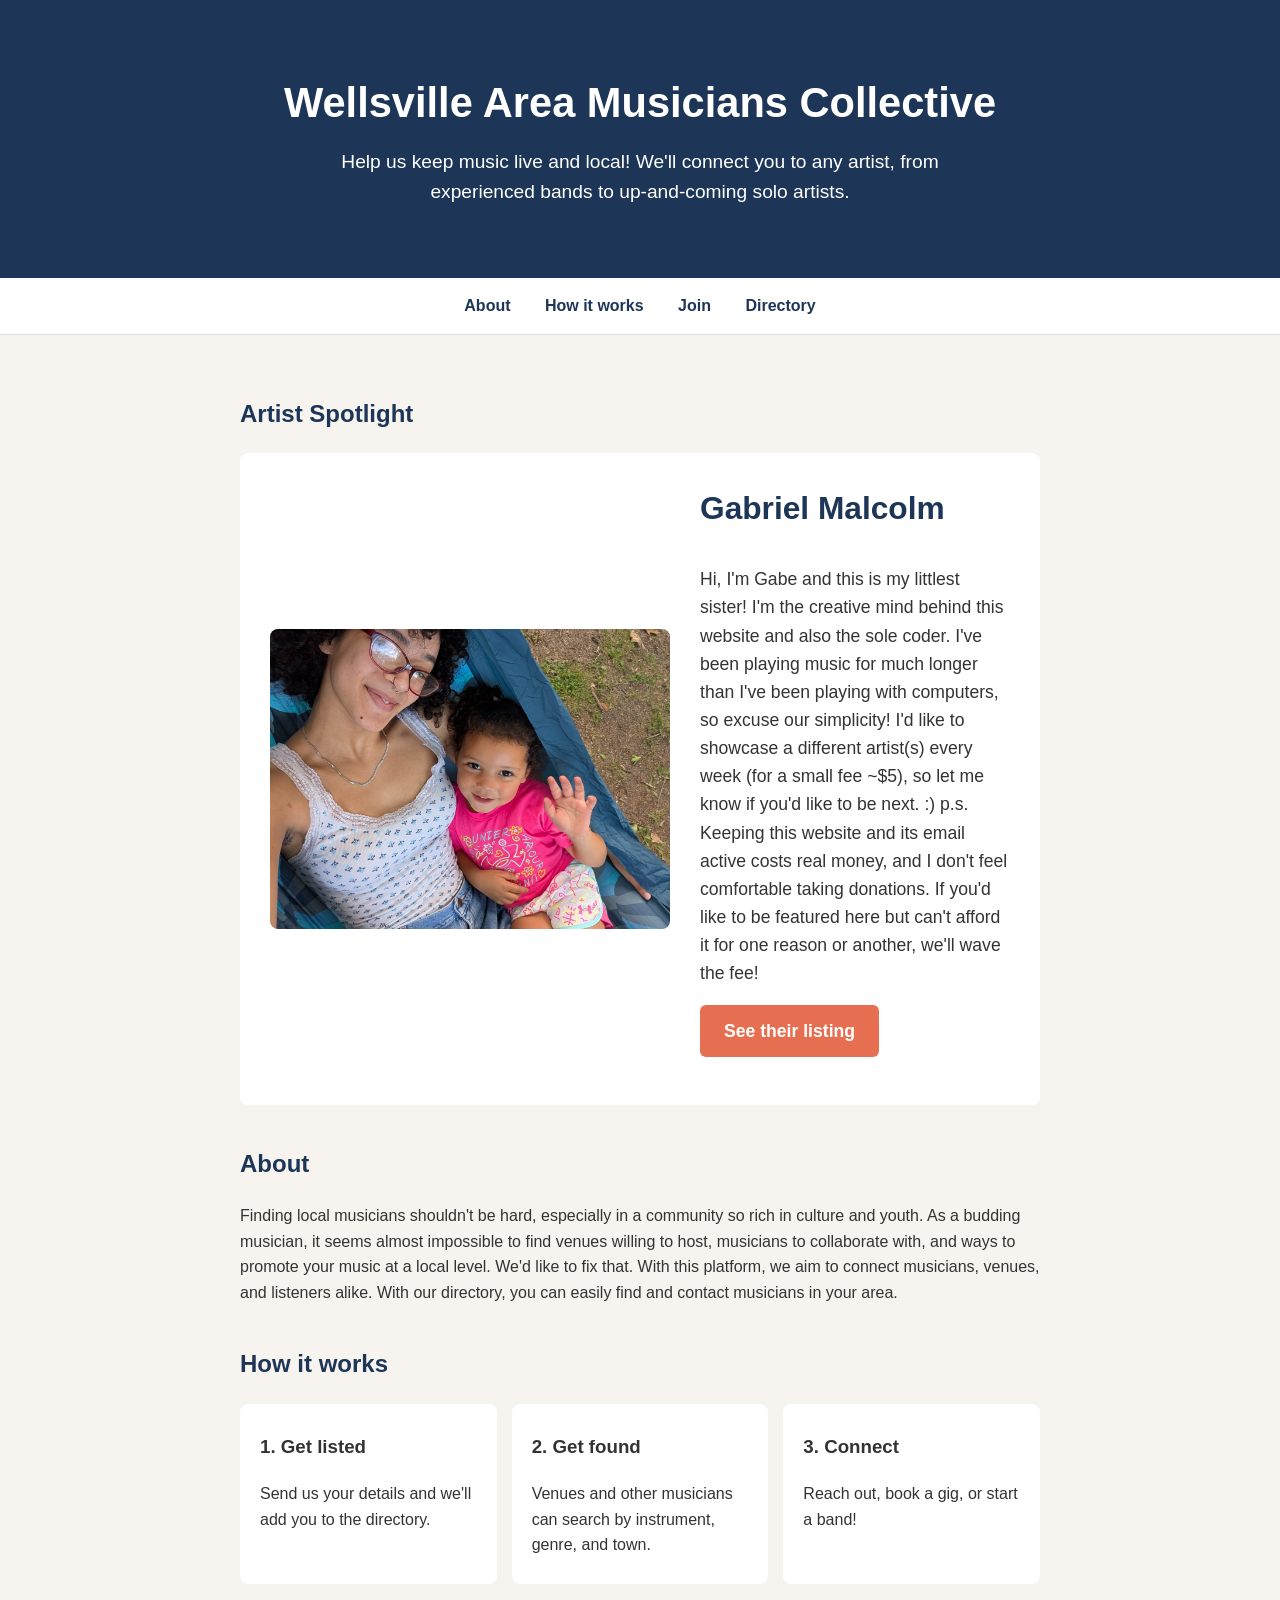
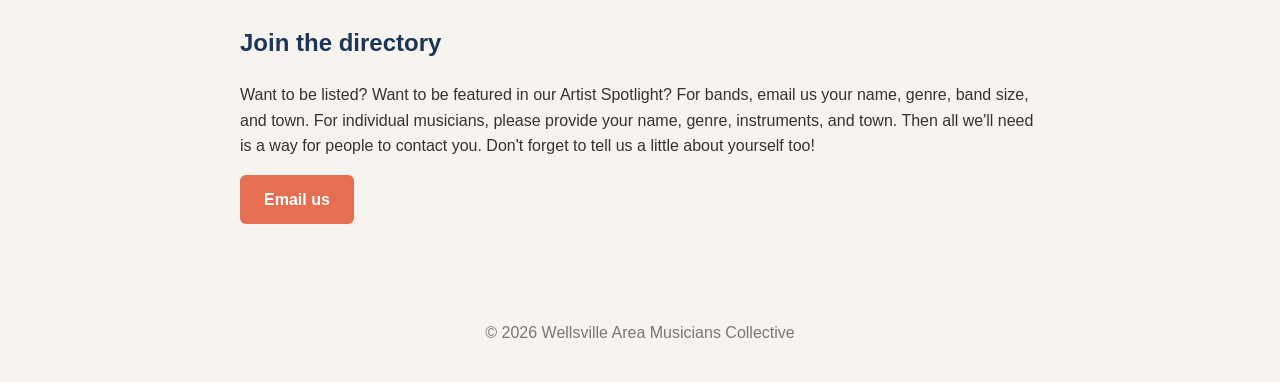
<file: index.html>
<!DOCTYPE html>
<html lang="en">
<head>
  <meta charset="UTF-8">
  <meta name="viewport" content="width=device-width, initial-scale=1">
  <title>Wellsville Area Musicians Collective</title>
  <link rel="stylesheet" href="style.css">
</head>
<body>

  <header class="hero">
    <h1>Wellsville Area Musicians Collective</h1>
    <p class="tagline">Help us keep music live and local! We'll connect you to any artist, from experienced bands to up-and-coming solo artists.</p>
  </header>

  <nav>
    <a href="#about">About</a>
    <a href="#how">How it works</a>
    <a href="#join">Join</a>
     <a href="directory.html">Directory</a>
  </nav>

  <main>
   <section id="spotlight">
      <h2>Artist Spotlight</h2>
      <div class="spotlight">
        <img src="gabe.spotlight.jpeg" alt="Photo of Gabriel Malcolm">
        <div class="spotlight-text">
          <h3>Gabriel Malcolm</h3>
          <p>Hi, I'm Gabe and this is my littlest sister! I'm the creative mind behind this website and also the sole coder. I've been playing music for much longer than I've been playing with computers, so excuse our simplicity! I'd like to showcase a different artist(s) every week (for a small fee ~$5), so let me know if you'd like to be next. :) p.s. Keeping this website and its email active costs real money, and I don't feel comfortable taking donations. If you'd like to be featured here but can't afford it for one reason or another, we'll wave the fee!</p>
          <p><a class="button" href="directory.html#Gabriel-Malcolm">See their listing</a></p>
        </div>
      </div>
    </section>

    <section id="about">
      <h2>About</h2>
      <p>Finding local musicians shouldn't be hard, especially in a community so rich in culture and youth. As a budding musician, it seems almost impossible to find venues willing to host, musicians to collaborate with, and ways to promote your music at a local level. We'd like to fix that. With this platform, we aim to connect musicians, venues, and listeners alike. With our directory, you can easily find and contact musicians in your area.</p>
    </section>

    <section id="how">
      <h2>How it works</h2>
      <div class="cards">
        <div class="card">
          <h3>1. Get listed</h3>
          <p>Send us your details and we'll add you to the directory.</p>
        </div>
        <div class="card">
          <h3>2. Get found</h3>
          <p>Venues and other musicians can search by instrument, genre, and town.</p>
        </div>
        <div class="card">
          <h3>3. Connect</h3>
          <p>Reach out, book a gig, or start a band!</p>
        </div>
      </div>
    </section>

    <section id="join">
      <h2>Join the directory</h2>
      <p>Want to be listed? Want to be featured in our Artist Spotlight? For bands, email us your name, genre, band size, and town. For individual musicians, please provide your name, genre, instruments, and town. Then all we'll need is a way for people to contact you. Don't forget to tell us a little about yourself too!</p>
      <p><a class="button" href="mailto:support@wamusicians.org">Email us</a></p>
    </section>

  </main>


  <footer>
    <p>&copy; 2026 Wellsville Area Musicians Collective</p>
  </footer>

</body>
</html>
</file>
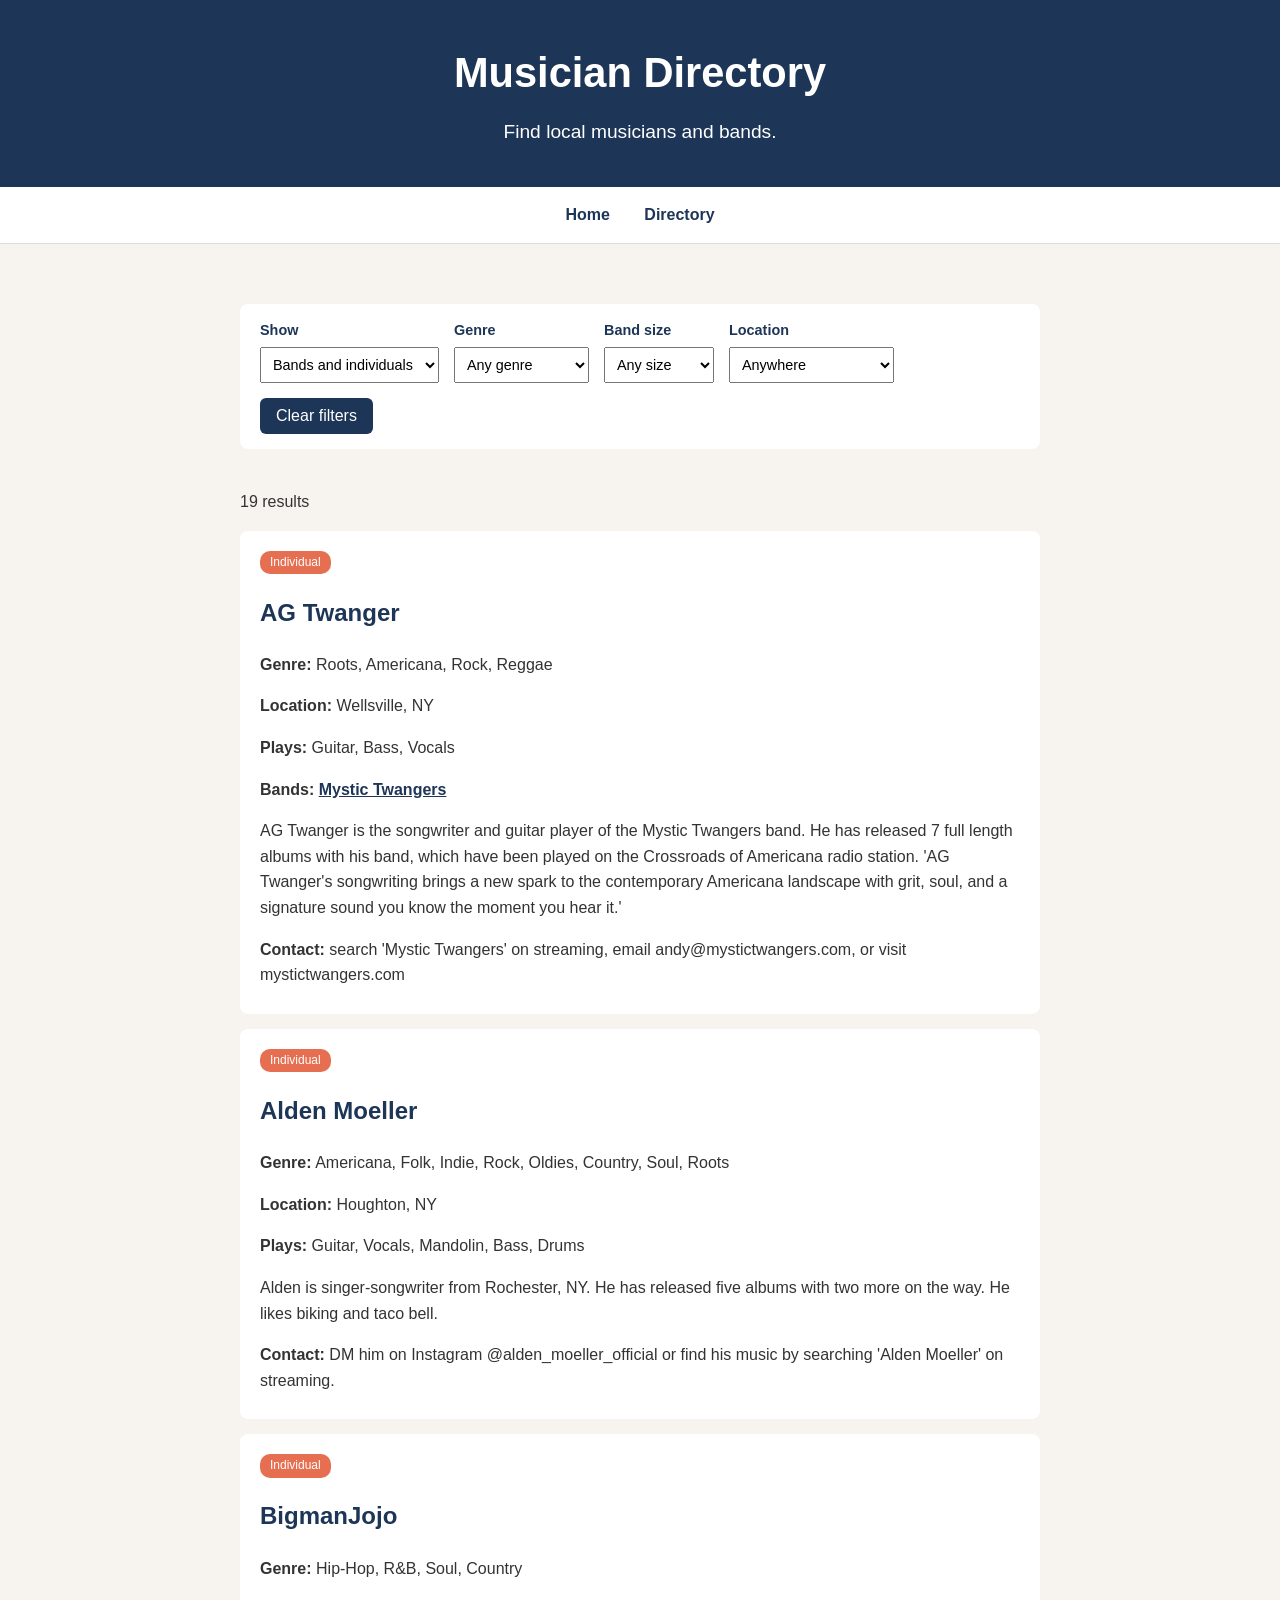
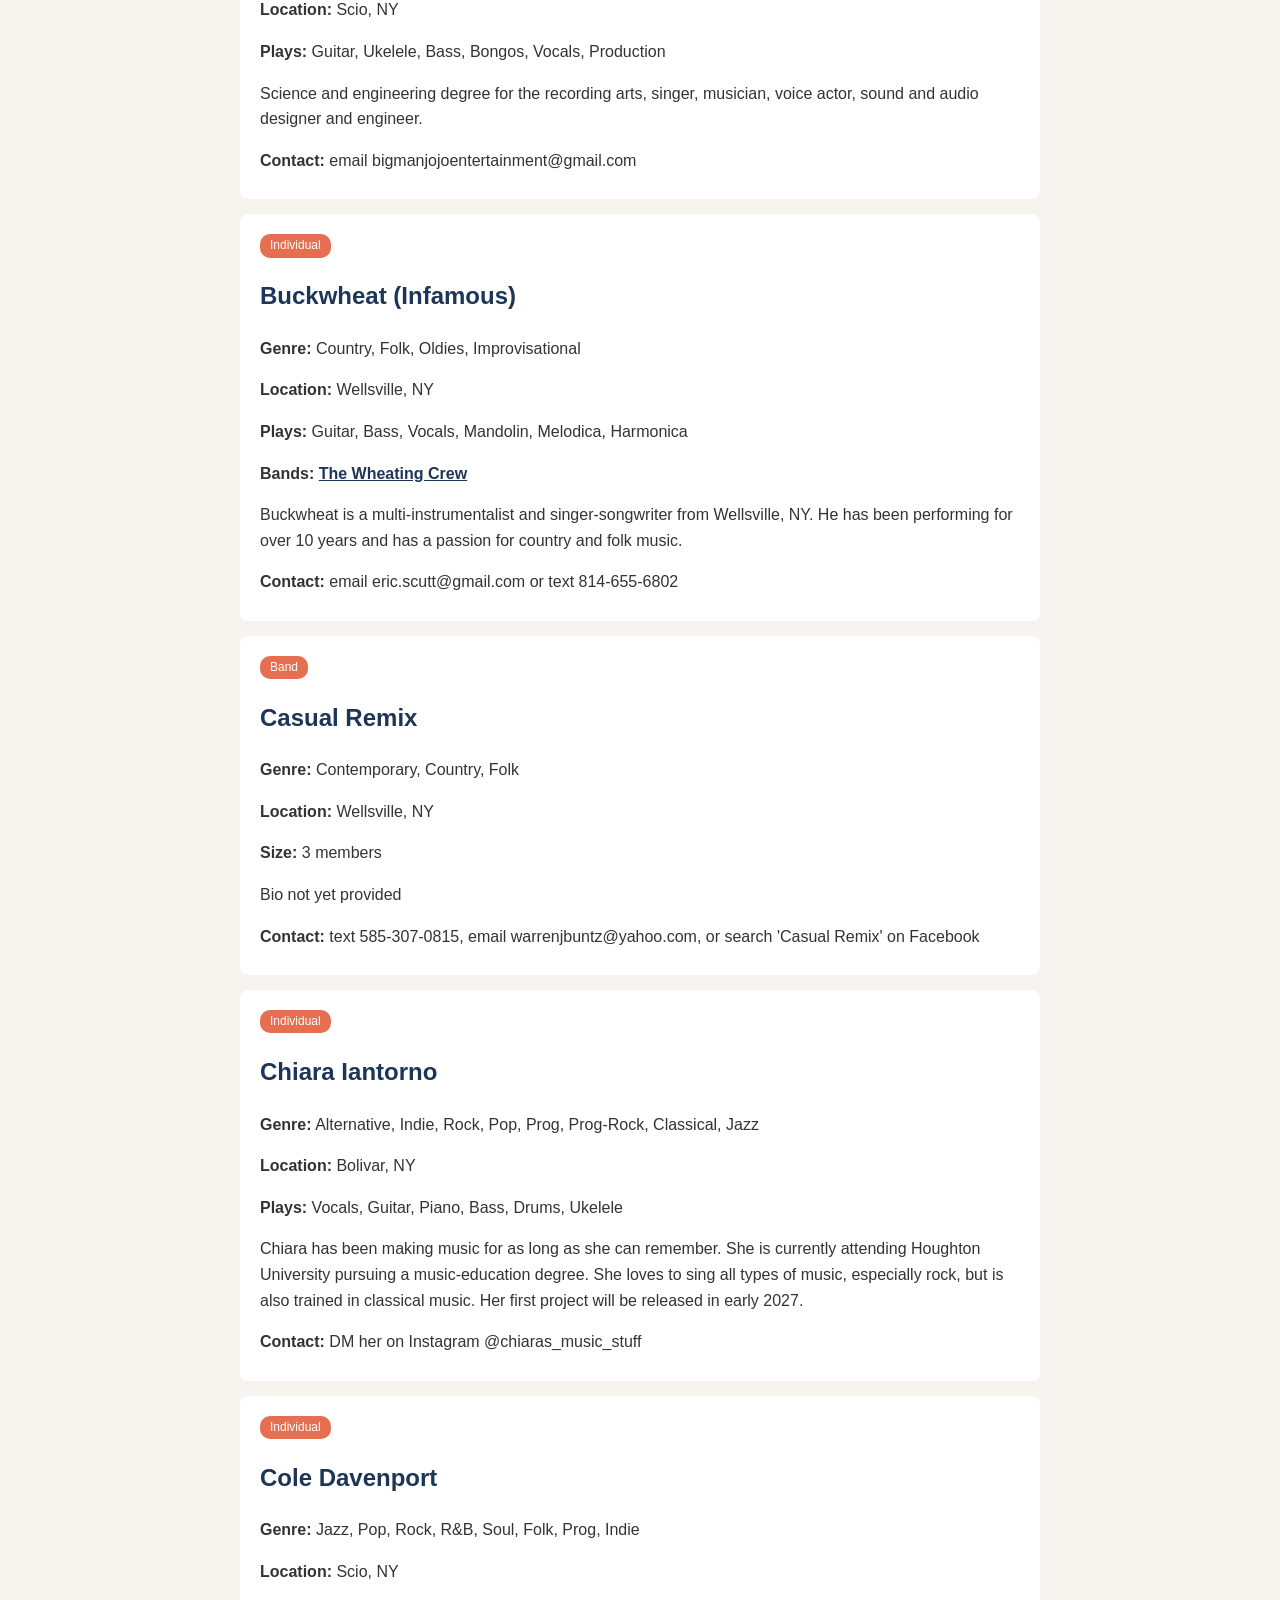
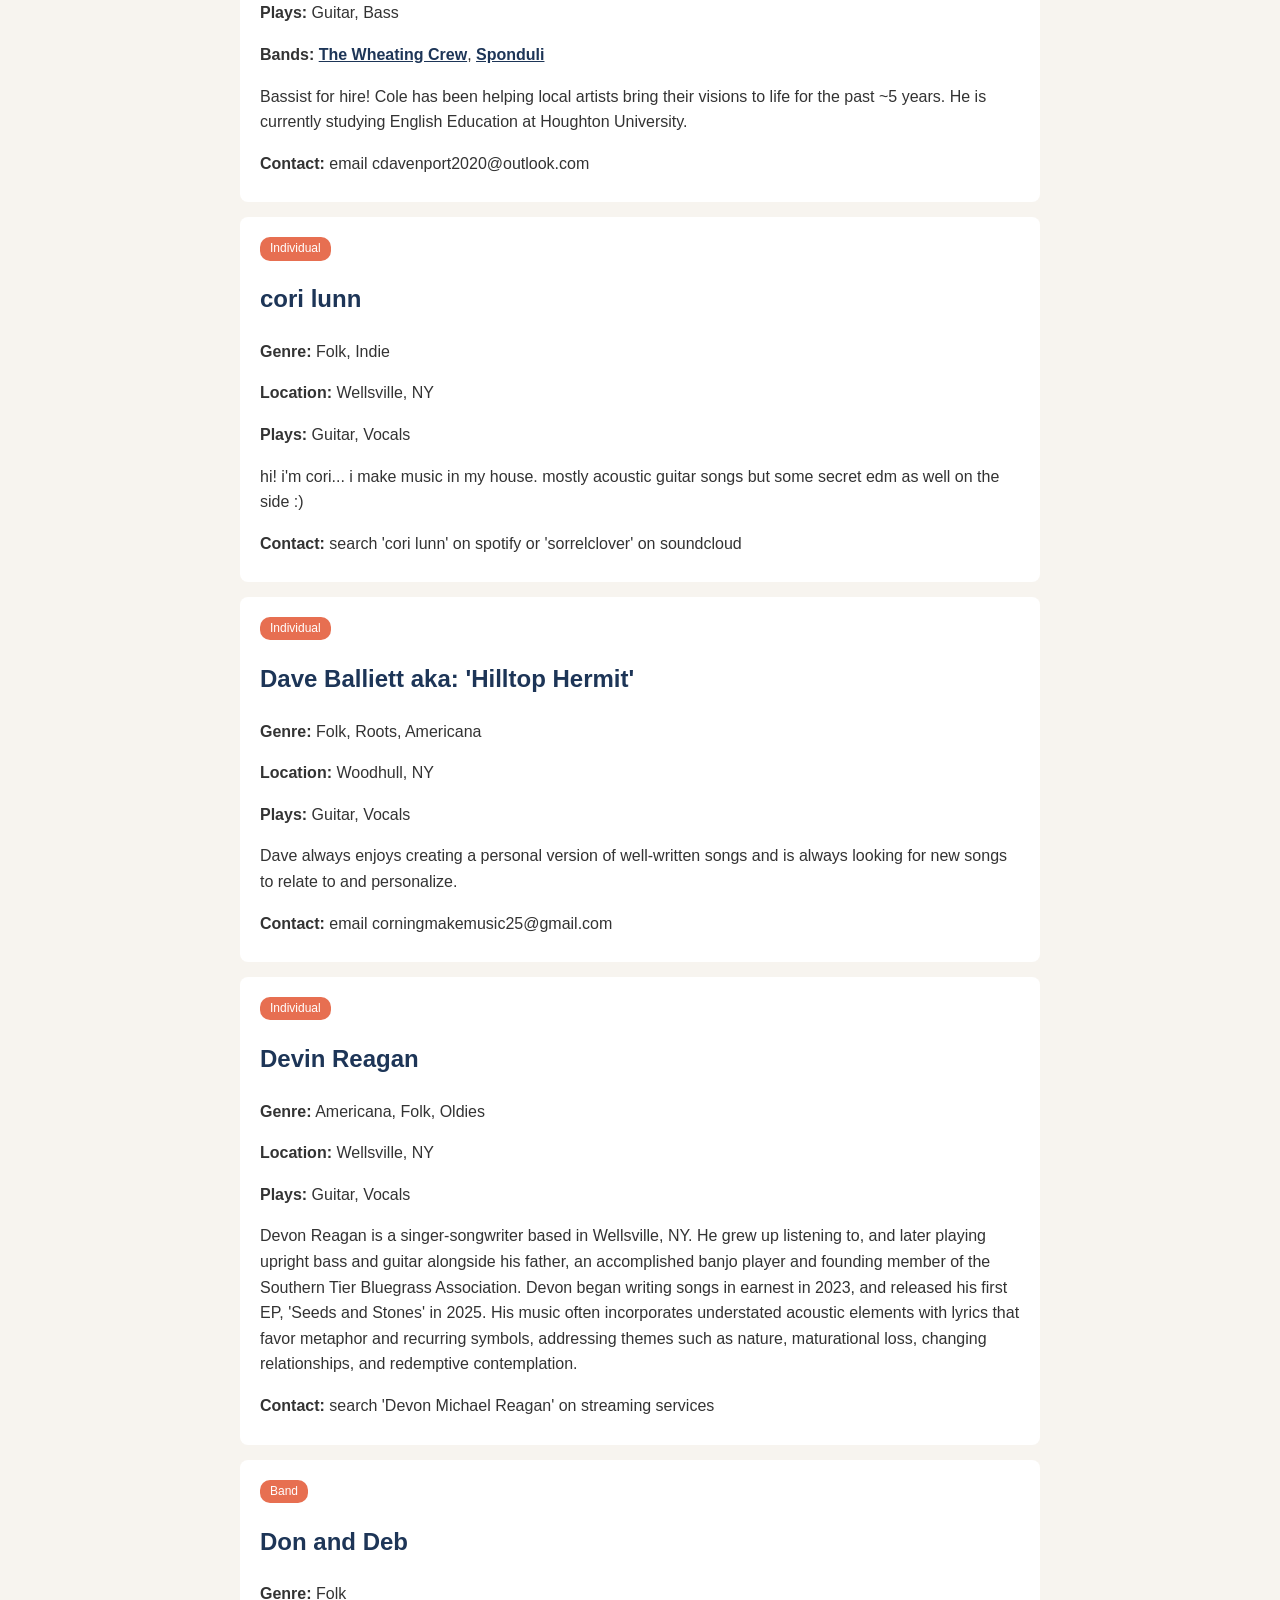
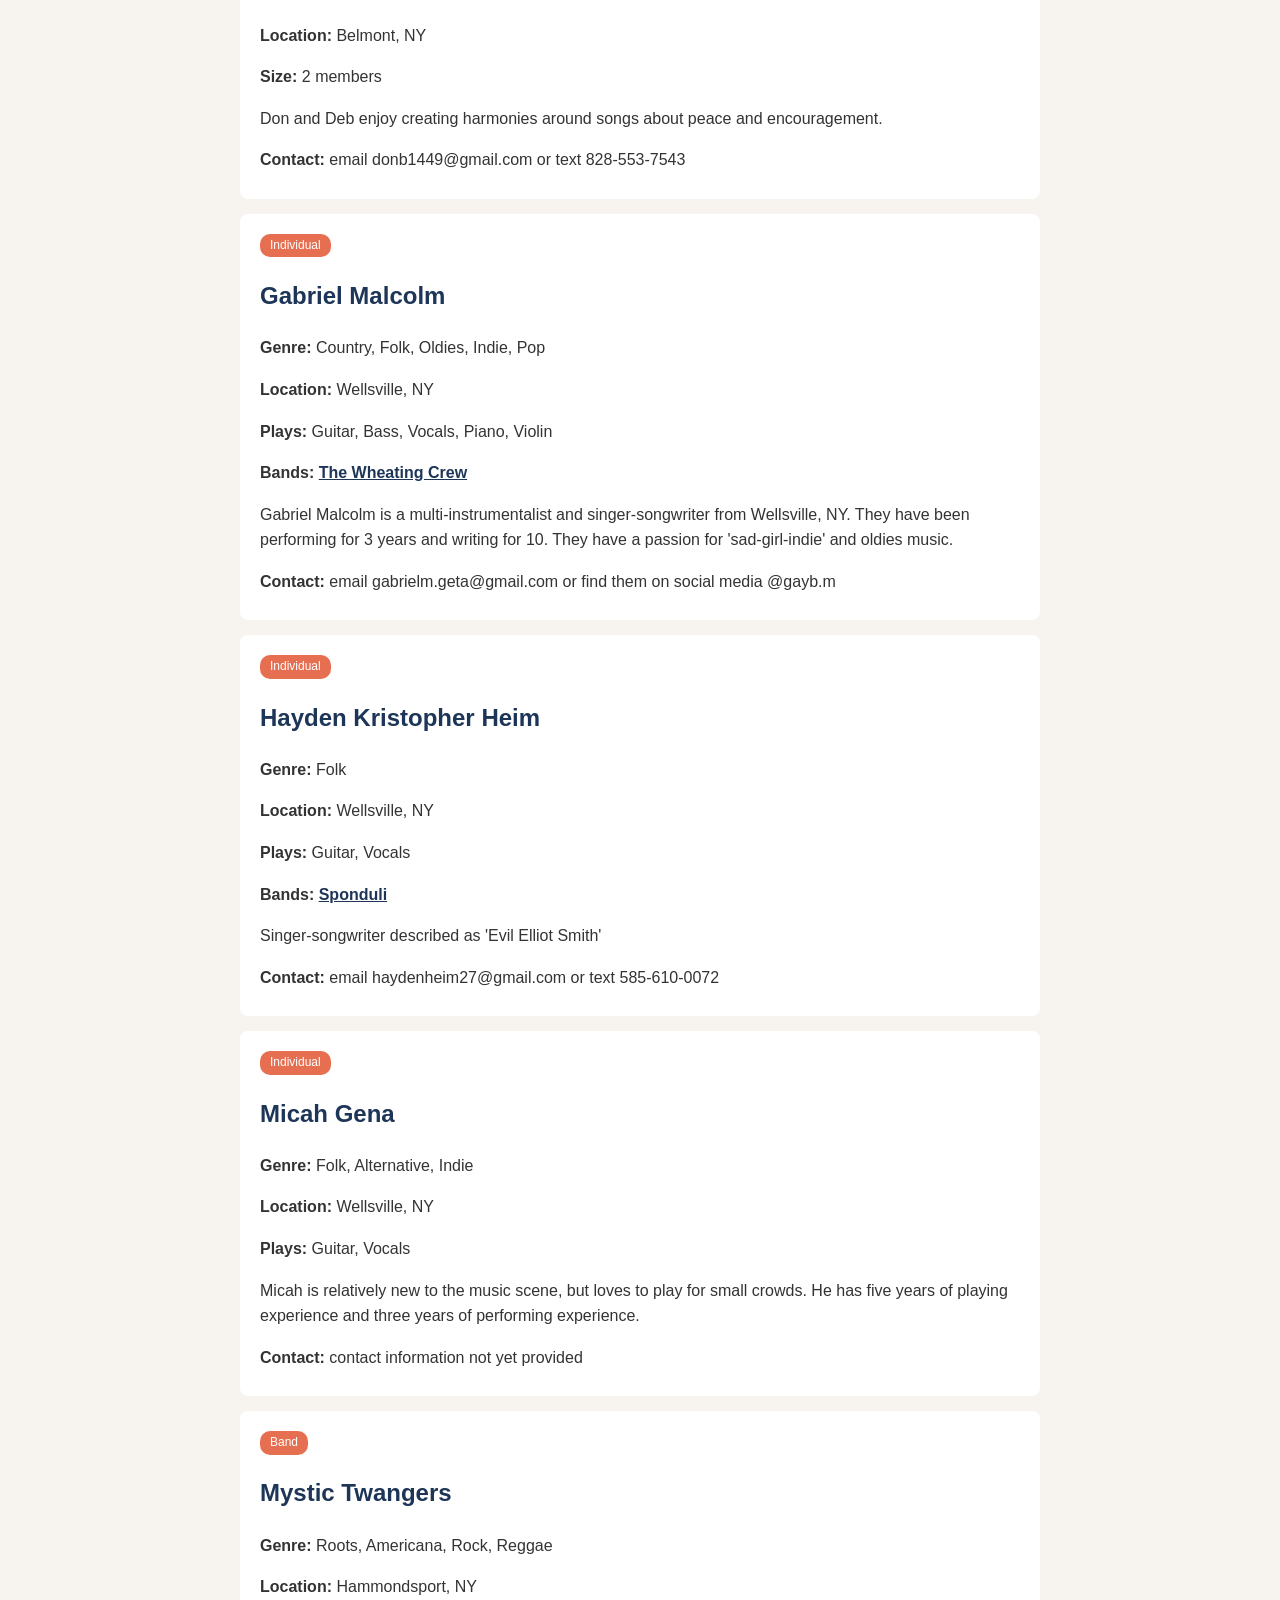
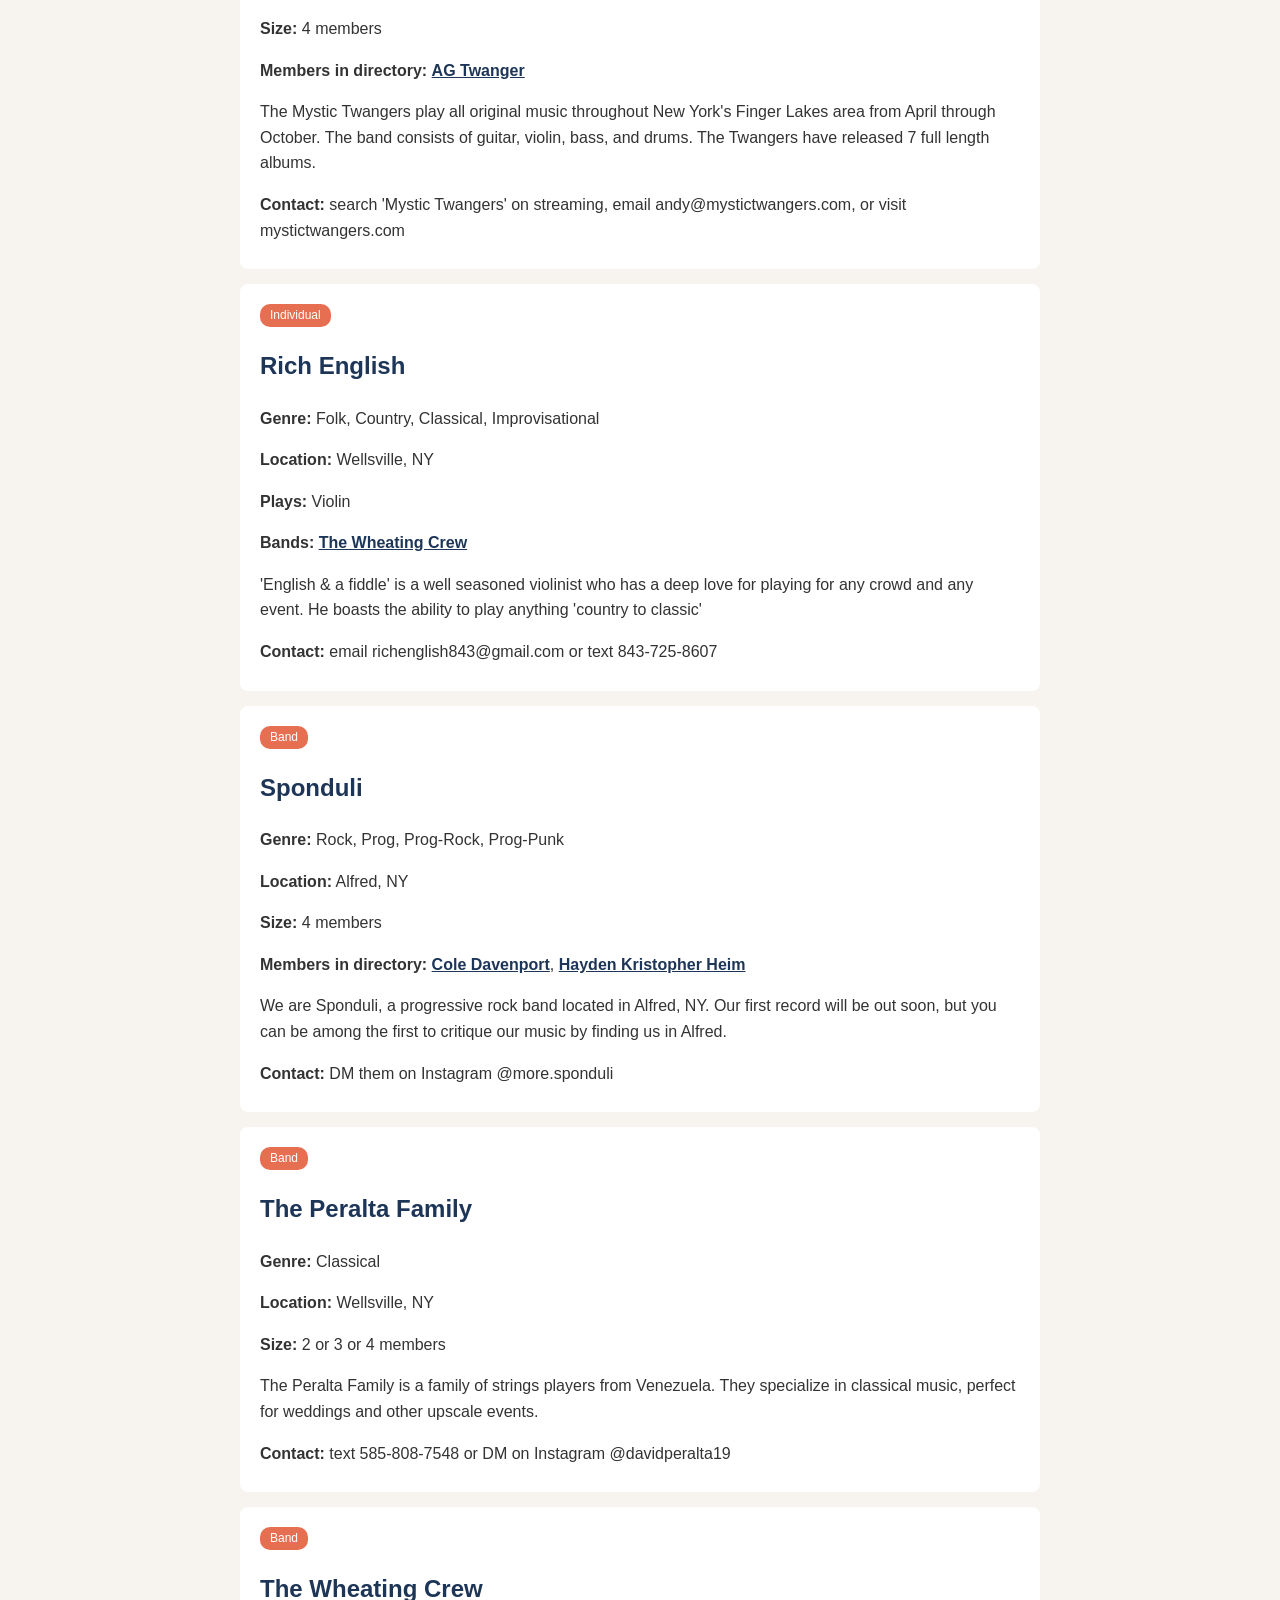
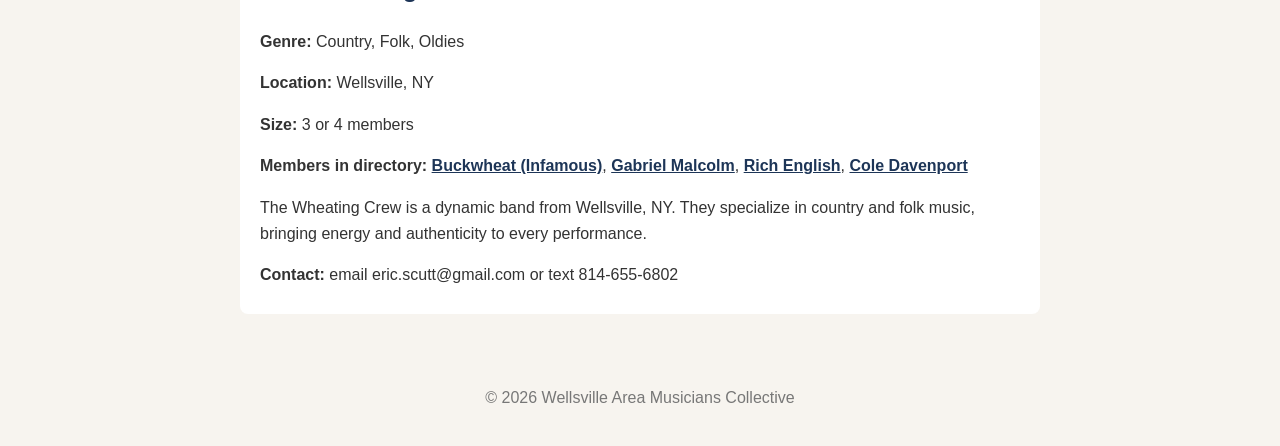
<file: directory.html>
<!DOCTYPE html>
<html lang="en">
<head>
  <meta charset="UTF-8">
  <meta name="viewport" content="width=device-width, initial-scale=1">
  <title>Directory - Wellsville Area Musicians Collective</title>
  <link rel="stylesheet" href="style.css">
</head>
<body>

  <header class="hero small">
    <h1>Musician Directory</h1>
    <p class="tagline">Find local musicians and bands.</p>
  </header>

  <nav>
    <a href="index.html">Home</a>
    <a href="directory.html">Directory</a>
  </nav>

  <main>
    <section class="filters">
      <label>Show
        <select id="type-filter">
          <option value="">Bands and individuals</option>
          <option value="band">Bands only</option>
          <option value="person">Individuals only</option>
        </select>
      </label>

      <label>Genre
        <select id="genre-filter">
          <option value="">Any genre</option>
        </select>
      </label>

      <label>Band size
        <select id="size-filter">
          <option value="">Any size</option>
          <option value="2">Duo (2)</option>
          <option value="3">Trio (3)</option>
          <option value="4">4 members</option>
          <option value="5plus">5 or more</option>
        </select>
      </label>

      <label>Location
        <select id="location-filter">
          <option value="">Anywhere</option>
        </select>
      </label>

      <button id="clear-button">Clear filters</button>
    </section>

    <p id="result-count"></p>
    <div id="results"></div>
  </main>

  <footer>
    <p>&copy; 2026 Wellsville Area Musicians Collective</p>
  </footer>

  <script src="data.js"></script>
  <script src="directory.js"></script>
</body>
</html>
</file>
<file: style.css>
html {
  scroll-behavior: smooth;
}

body {
  margin: 0;
  font-family: Arial, sans-serif;
  background: #f7f4ef;
  color: #333;
  line-height: 1.6;
}

.hero {
  background: #1d3557;
  color: white;
  text-align: center;
  padding: 70px 40px;
}

.hero h1 {
  margin: 0 0 10px;
  font-size: 2.6em;
  color: white;
}

.tagline {
  font-size: 1.2em;
  max-width: 600px;
  margin: 0 auto;
}

nav {
  background: white;
  text-align: center;
  padding: 15px;
  border-bottom: 1px solid #ddd;
}

nav a {
  margin: 0 15px;
  color: #1d3557;
  text-decoration: none;
  font-weight: bold;
}

nav a:hover {
  color: #db1b0d;
}

main {
  max-width: 800px;
  margin: 0 auto;
  padding: 20px;
}

section {
  margin: 40px 0;
}

h2 {
  color: #1d3557;
}

.cards {
  display: flex;
  gap: 15px;
  flex-wrap: wrap;
}

.card {
  flex: 1;
  min-width: 200px;
  background: white;
  padding: 10px 20px;
  border-radius: 8px;
}

.button {
  display: inline-block;
  background: #e76f51;
  color: white;
  padding: 12px 24px;
  border-radius: 6px;
  text-decoration: none;
  font-weight: bold;
}

.button:hover {
  background: #d65a3c;
}

.musician {
  background: white;
  padding: 10px 20px;
  margin-bottom: 15px;
  border-radius: 8px;
}

footer {
  text-align: center;
  padding: 20px;
  color: #777;
}.hero.small {
  padding: 40px 20px;
}

.filters {
  display: flex;
  flex-wrap: wrap;
  gap: 15px;
  align-items: flex-end;
  background: white;
  padding: 15px 20px;
  border-radius: 8px;
}

.filters label {
  display: flex;
  flex-direction: column;
  font-size: 0.9em;
  font-weight: bold;
  color: #1d3557;
}

.filters select {
  margin-top: 5px;
  padding: 8px;
  font-size: 1em;
}

.filters button {
  padding: 9px 16px;
  font-size: 1em;
  background: #1d3557;
  color: white;
  border: none;
  border-radius: 6px;
  cursor: pointer;
}

.tag {
  display: inline-block;
  background: #e76f51;
  color: white;
  font-size: 0.75em;
  padding: 2px 10px;
  border-radius: 10px;
  margin-top: 10px;
}

.musician a {
  color: #1d3557;
  font-weight: bold;
}.spotlight {
  display: flex;
  flex-wrap: wrap;
  gap: 30px;
  align-items: center;
  background: white;
  padding: 30px;
  border-radius: 8px;
}

.spotlight img {
  width: 100%;
  max-width: 400px;
  height: 300px;
  object-fit: cover;
  border-radius: 8px;
}

.spotlight-text {
  flex: 1;
  min-width: 260px;
  font-size: 1.1em;
}

.spotlight-text h3 {
  margin-top: 0;
  font-size: 1.8em;
  color: #1d3557;
}
</file>
